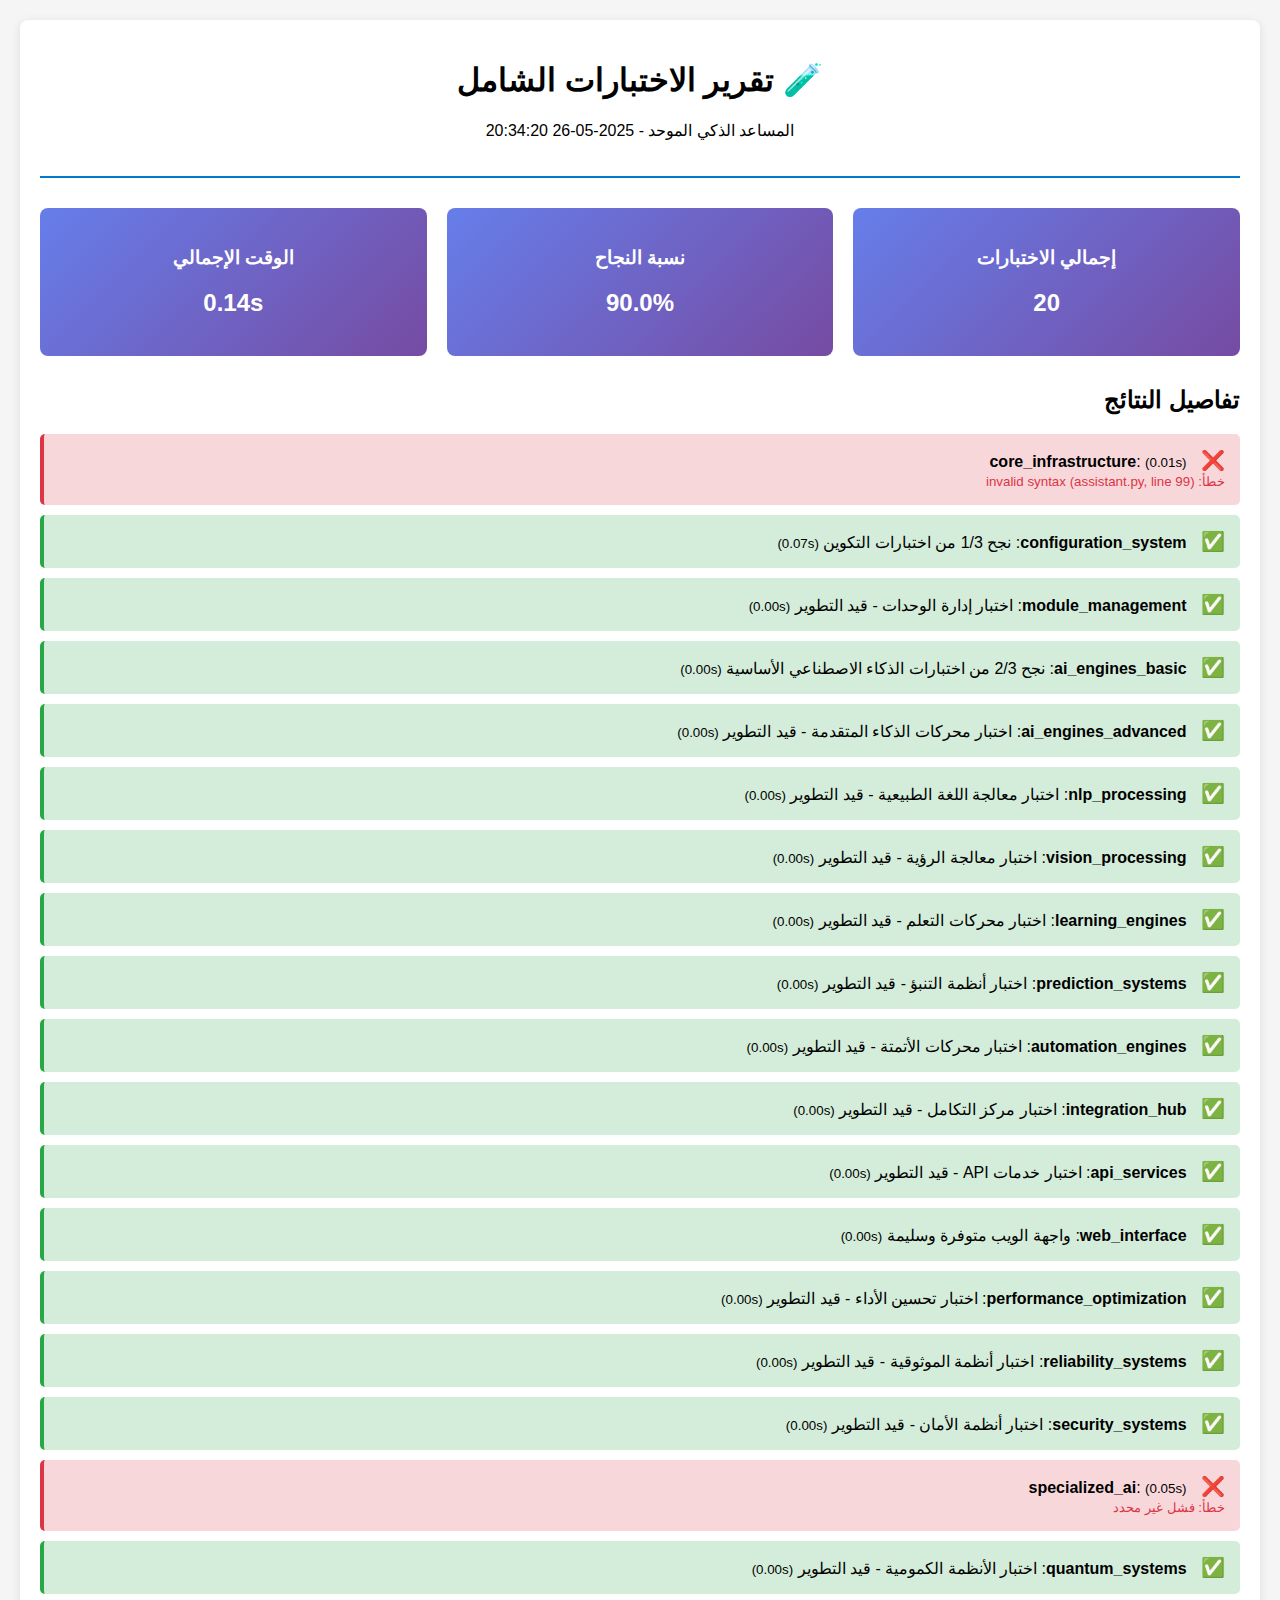
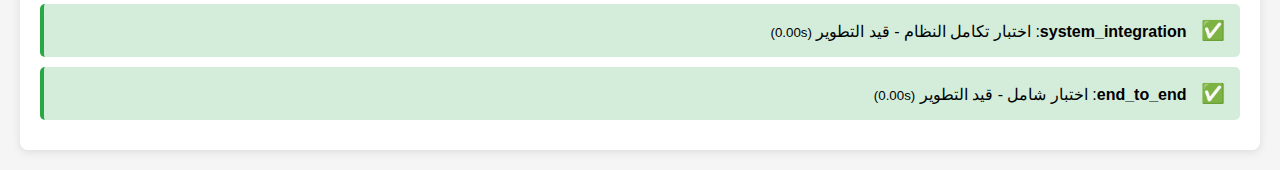
<file: data/test_reports/test_report_20250526_203420.html>
<!DOCTYPE html>
<html dir="rtl" lang="ar">
<head>
    <meta charset="UTF-8">
    <meta name="viewport" content="width=device-width, initial-scale=1.0">
    <title>تقرير الاختبارات الشامل - المساعد الذكي</title>
    <style>
        body { font-family: 'Segoe UI', Tahoma, Geneva, Verdana, sans-serif; margin: 20px; background: #f5f5f5; }
        .container { max-width: 1200px; margin: 0 auto; background: white; padding: 20px; border-radius: 8px; box-shadow: 0 2px 10px rgba(0,0,0,0.1); }
        .header { text-align: center; border-bottom: 2px solid #007acc; padding-bottom: 20px; margin-bottom: 30px; }
        .summary { display: grid; grid-template-columns: repeat(auto-fit, minmax(200px, 1fr)); gap: 20px; margin-bottom: 30px; }
        .stat-card { background: linear-gradient(135deg, #667eea 0%, #764ba2 100%); color: white; padding: 20px; border-radius: 8px; text-align: center; }
        .test-results { margin-top: 30px; }
        .test-item { margin: 10px 0; padding: 15px; border-radius: 5px; border-left: 4px solid #ddd; }
        .passed { border-left-color: #28a745; background: #d4edda; }
        .failed { border-left-color: #dc3545; background: #f8d7da; }
        .error { border-left-color: #ffc107; background: #fff3cd; }
        .status-icon { font-size: 1.2em; margin-left: 10px; }
    </style>
</head>
<body>
    <div class="container">
        <div class="header">
            <h1>🧪 تقرير الاختبارات الشامل</h1>
            <p>المساعد الذكي الموحد - 2025-05-26 20:34:20</p>
        </div>
        
        <div class="summary">
            <div class="stat-card">
                <h3>إجمالي الاختبارات</h3>
                <h2>20</h2>
            </div>
            <div class="stat-card">
                <h3>نسبة النجاح</h3>
                <h2>90.0%</h2>
            </div>
            <div class="stat-card">
                <h3>الوقت الإجمالي</h3>
                <h2>0.14s</h2>
            </div>
        </div>
        
        <div class="test-results">
            <h2>تفاصيل النتائج</h2>

            <div class="test-item failed">
                <span class="status-icon">❌</span>
                <strong>core_infrastructure</strong>:  
                <small>(0.01s)</small>
                <br><small style='color: #dc3545;'>خطأ: invalid syntax (assistant.py, line 99)</small>
            </div>

            <div class="test-item passed">
                <span class="status-icon">✅</span>
                <strong>configuration_system</strong>: نجح 1/3 من اختبارات التكوين 
                <small>(0.07s)</small>
                
            </div>

            <div class="test-item passed">
                <span class="status-icon">✅</span>
                <strong>module_management</strong>: اختبار إدارة الوحدات - قيد التطوير 
                <small>(0.00s)</small>
                
            </div>

            <div class="test-item passed">
                <span class="status-icon">✅</span>
                <strong>ai_engines_basic</strong>: نجح 2/3 من اختبارات الذكاء الاصطناعي الأساسية 
                <small>(0.00s)</small>
                
            </div>

            <div class="test-item passed">
                <span class="status-icon">✅</span>
                <strong>ai_engines_advanced</strong>: اختبار محركات الذكاء المتقدمة - قيد التطوير 
                <small>(0.00s)</small>
                
            </div>

            <div class="test-item passed">
                <span class="status-icon">✅</span>
                <strong>nlp_processing</strong>: اختبار معالجة اللغة الطبيعية - قيد التطوير 
                <small>(0.00s)</small>
                
            </div>

            <div class="test-item passed">
                <span class="status-icon">✅</span>
                <strong>vision_processing</strong>: اختبار معالجة الرؤية - قيد التطوير 
                <small>(0.00s)</small>
                
            </div>

            <div class="test-item passed">
                <span class="status-icon">✅</span>
                <strong>learning_engines</strong>: اختبار محركات التعلم - قيد التطوير 
                <small>(0.00s)</small>
                
            </div>

            <div class="test-item passed">
                <span class="status-icon">✅</span>
                <strong>prediction_systems</strong>: اختبار أنظمة التنبؤ - قيد التطوير 
                <small>(0.00s)</small>
                
            </div>

            <div class="test-item passed">
                <span class="status-icon">✅</span>
                <strong>automation_engines</strong>: اختبار محركات الأتمتة - قيد التطوير 
                <small>(0.00s)</small>
                
            </div>

            <div class="test-item passed">
                <span class="status-icon">✅</span>
                <strong>integration_hub</strong>: اختبار مركز التكامل - قيد التطوير 
                <small>(0.00s)</small>
                
            </div>

            <div class="test-item passed">
                <span class="status-icon">✅</span>
                <strong>api_services</strong>: اختبار خدمات API - قيد التطوير 
                <small>(0.00s)</small>
                
            </div>

            <div class="test-item passed">
                <span class="status-icon">✅</span>
                <strong>web_interface</strong>: واجهة الويب متوفرة وسليمة 
                <small>(0.00s)</small>
                
            </div>

            <div class="test-item passed">
                <span class="status-icon">✅</span>
                <strong>performance_optimization</strong>: اختبار تحسين الأداء - قيد التطوير 
                <small>(0.00s)</small>
                
            </div>

            <div class="test-item passed">
                <span class="status-icon">✅</span>
                <strong>reliability_systems</strong>: اختبار أنظمة الموثوقية - قيد التطوير 
                <small>(0.00s)</small>
                
            </div>

            <div class="test-item passed">
                <span class="status-icon">✅</span>
                <strong>security_systems</strong>: اختبار أنظمة الأمان - قيد التطوير 
                <small>(0.00s)</small>
                
            </div>

            <div class="test-item failed">
                <span class="status-icon">❌</span>
                <strong>specialized_ai</strong>:  
                <small>(0.05s)</small>
                <br><small style='color: #dc3545;'>خطأ: فشل غير محدد</small>
            </div>

            <div class="test-item passed">
                <span class="status-icon">✅</span>
                <strong>quantum_systems</strong>: اختبار الأنظمة الكمومية - قيد التطوير 
                <small>(0.00s)</small>
                
            </div>

            <div class="test-item passed">
                <span class="status-icon">✅</span>
                <strong>system_integration</strong>: اختبار تكامل النظام - قيد التطوير 
                <small>(0.00s)</small>
                
            </div>

            <div class="test-item passed">
                <span class="status-icon">✅</span>
                <strong>end_to_end</strong>: اختبار شامل - قيد التطوير 
                <small>(0.00s)</small>
                
            </div>

        </div>
    </div>
</body>
</html>
</file>
